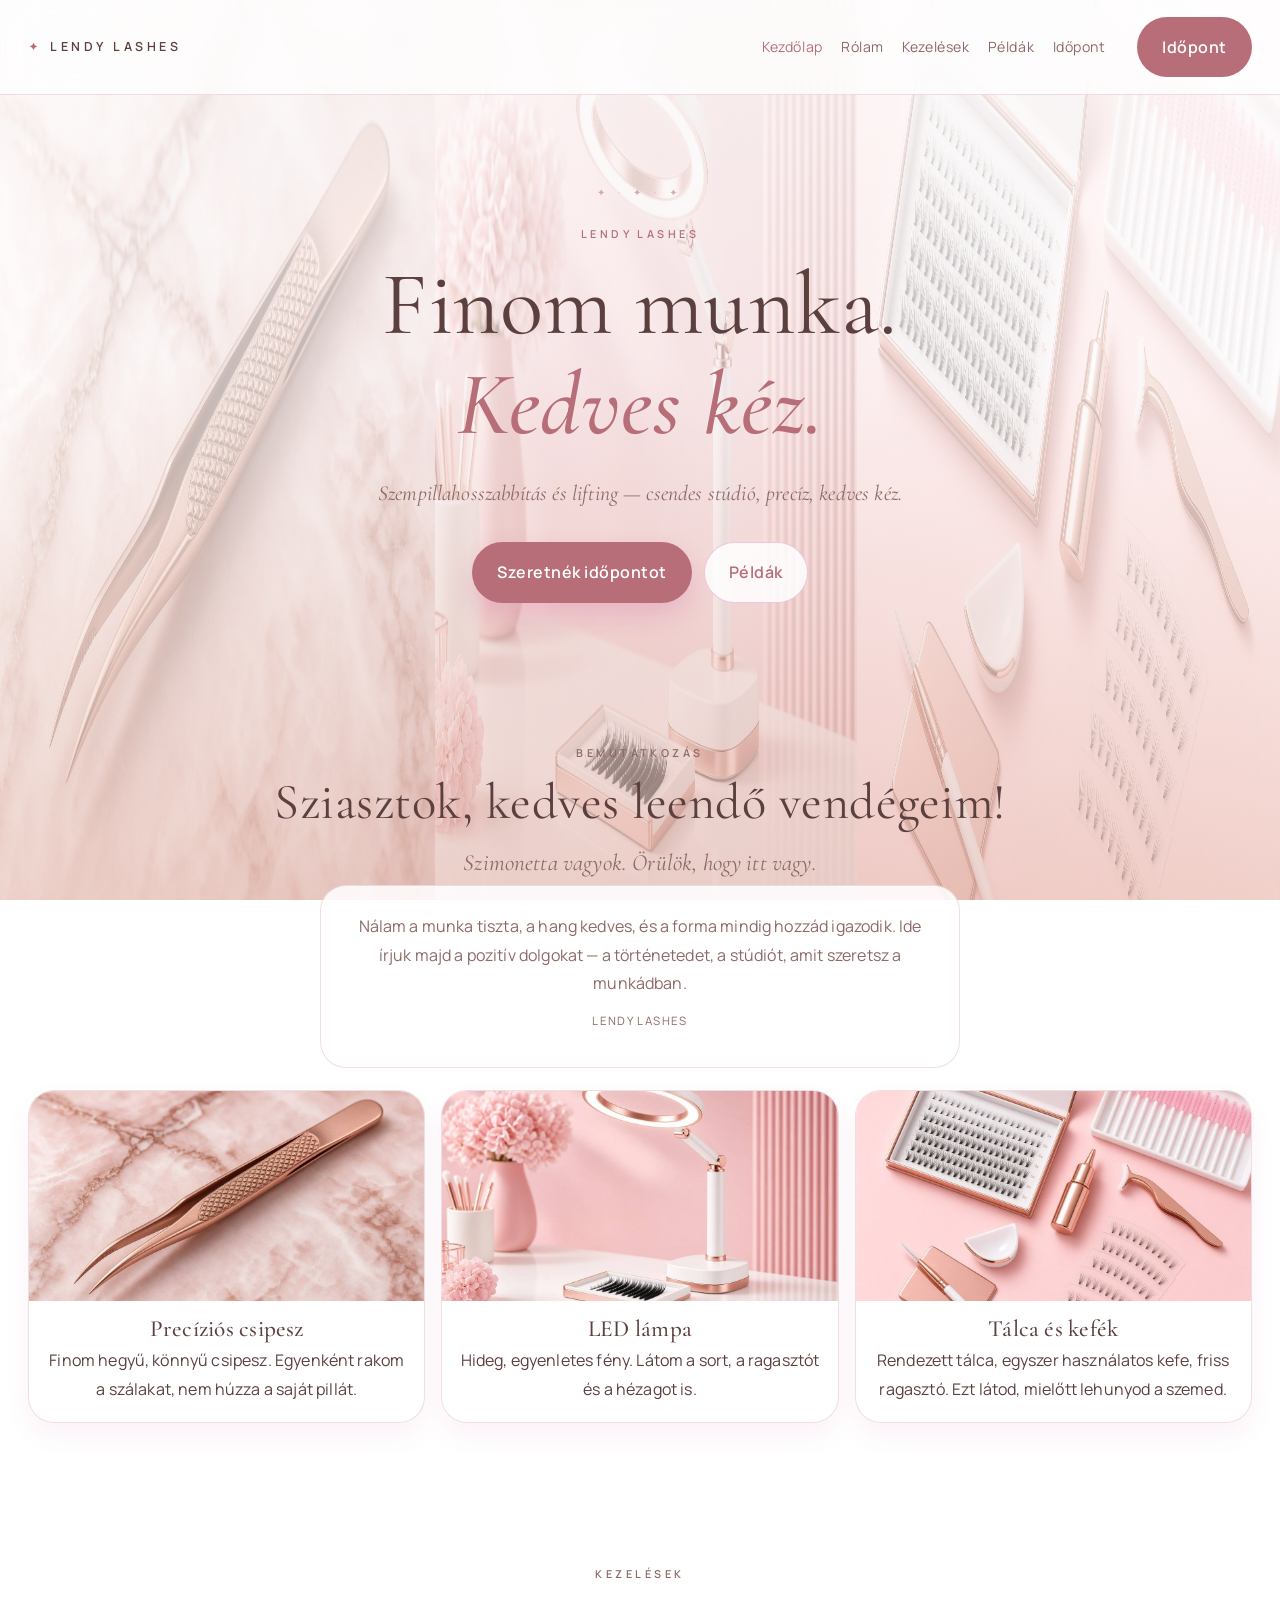
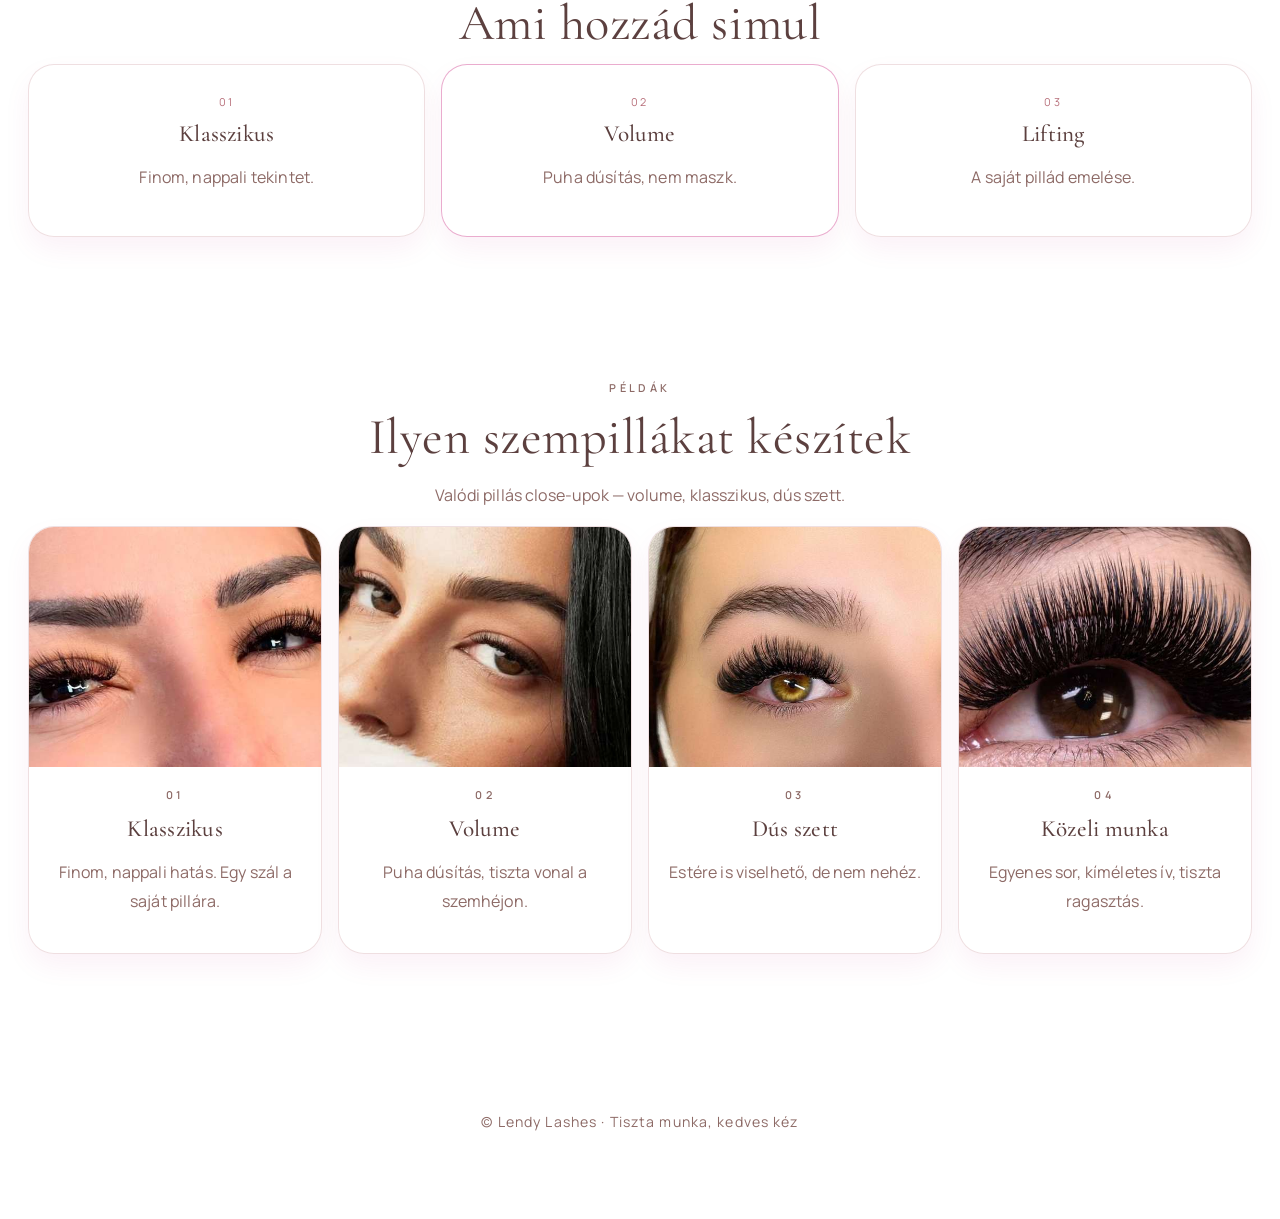
<file: index.html>
<!DOCTYPE html>
<html lang="hu">
<head>
<meta charset="UTF-8" />
<meta name="viewport" content="width=device-width, initial-scale=1.0" />
<title>Lendy Lashes · Szempillázás</title>
<link href="https://fonts.googleapis.com/css2?family=Cormorant+Garamond:ital,wght@0,400;0,500;1,400;1,500&family=Manrope:wght@400;500;600&display=swap" rel="stylesheet" />
<link rel="stylesheet" href="styles.css" />
</head>
<body>
<div class="space" aria-hidden="true"></div>
<header class="site-header">
  <a class="logo" href="index.html"><span class="logo-mark">✦</span><span class="logo-text">Lendy Lashes</span></a>
  <nav class="nav">
    <a href="index.html" class="is-active">Kezdőlap</a>
    <a href="#rolam">Rólam</a>
    <a href="#kezelesek">Kezelések</a>
    <a href="#munkaink">Példák</a>
    <a href="https://foglalo-prototipus.tamasits-mor237.chatgpt.site/foglalas/f-62758eb1" target="_blank" rel="noopener">Időpont</a>
  </nav>
  <a class="btn btn-small" href="https://foglalo-prototipus.tamasits-mor237.chatgpt.site/foglalas/f-62758eb1" target="_blank" rel="noopener">Időpont</a>
</header>
<main>
<section class="hero">
  <p class="eyebrow">Lendy Lashes</p>
  <h1>Finom munka.<br /><em>Kedves kéz.</em></h1>
  <p class="lede">Szempillahosszabbítás és lifting — csendes stúdió, precíz, kedves kéz.</p>
  <div class="hero-actions">
    <a class="btn btn-primary" href="https://foglalo-prototipus.tamasits-mor237.chatgpt.site/foglalas/f-62758eb1" target="_blank" rel="noopener">Szeretnék időpontot</a>
    <a class="btn btn-ghost" href="#munkaink">Példák</a>
  </div>
</section>
<section class="section" id="rolam">
  <div class="section-head">
    <p class="eyebrow">Bemutatkozás</p>
    <h2>Sziasztok, kedves leendő vendégeim!</h2>
    <p class="intro">Szimonetta vagyok. Örülök, hogy itt vagy.</p>
  </div>
  <div class="intro-box">
    <p>Nálam a munka tiszta, a hang kedves, és a forma mindig hozzád igazodik. Ide írjuk majd a pozitív dolgokat — a történetedet, a stúdiót, amit szeretsz a munkádban.</p>
    <p class="company-slot">Lendy Lashes</p>
  </div>
  <div class="tool-grid">
    <article class="tool">
      <div class="tool-visual tool-a" aria-hidden="true"></div>
      <h3>Precíziós csipesz</h3>
      <p>Finom hegyű, könnyű csipesz. Egyenként rakom a szálakat, nem húzza a saját pillát.</p>
    </article>
    <article class="tool">
      <div class="tool-visual tool-b" aria-hidden="true"></div>
      <h3>LED lámpa</h3>
      <p>Hideg, egyenletes fény. Látom a sort, a ragasztót és a hézagot is.</p>
    </article>
    <article class="tool">
      <div class="tool-visual tool-c" aria-hidden="true"></div>
      <h3>Tálca és kefék</h3>
      <p>Rendezett tálca, egyszer használatos kefe, friss ragasztó. Ezt látod, mielőtt lehunyod a szemed.</p>
    </article>
  </div>
</section>
<section class="section" id="kezelesek">
  <div class="section-head"><p class="eyebrow">Kezelések</p><h2>Ami hozzád simul</h2></div>
  <div class="grid-3">
    <article class="card feature"><span class="icon">01</span><h3>Klasszikus</h3><p>Finom, nappali tekintet.</p></article>
    <article class="card feature featured"><span class="icon">02</span><h3>Volume</h3><p>Puha dúsítás, nem maszk.</p></article>
    <article class="card feature"><span class="icon">03</span><h3>Lifting</h3><p>A saját pillád emelése.</p></article>
  </div>
</section>
<section class="section" id="munkaink">
  <div class="section-head"><p class="eyebrow">Példák</p><h2>Ilyen szempillákat készítek</h2><p>Valódi pillás close-upok — volume, klasszikus, dús szett.</p></div>
  <div class="work-grid">
    <article class="work">
      <img src="[data-uri]" alt="Klasszikus szempilla példa" />
      <div>
        <p class="eyebrow">01</p>
        <h3>Klasszikus</h3>
        <p>Finom, nappali hatás. Egy szál a saját pillára.</p>
      </div>
    </article>
    <article class="work">
      <img src="[data-uri]" alt="Volume szempilla példa" />
      <div>
        <p class="eyebrow">02</p>
        <h3>Volume</h3>
        <p>Puha dúsítás, tiszta vonal a szemhéjon.</p>
      </div>
    </article>
    <article class="work">
      <img src="[data-uri]" alt="Dús szett szempilla példa" />
      <div>
        <p class="eyebrow">03</p>
        <h3>Dús szett</h3>
        <p>Estére is viselhető, de nem nehéz.</p>
      </div>
    </article>
    <article class="work">
      <img src="[data-uri]" alt="Közeli munka szempilla példa" />
      <div>
        <p class="eyebrow">04</p>
        <h3>Közeli munka</h3>
        <p>Egyenes sor, kíméletes ív, tiszta ragasztás.</p>
      </div>
    </article>
  </div>
</section>

</main>
<footer class="site-footer"><p>© Lendy Lashes · Tiszta munka, kedves kéz</p></footer>
<script src="script.js"></script>
</body>
</html>
</file>
<file: styles.css>
:root {
  --bg: #fffdfc;
  --text: #5c403f;
  --muted: #8d6a66;
  --accent: #b76e79;
  --gold: #e8c4b8;
  --line: rgba(183, 110, 121, 0.22);
  --radius: 26px;
  --max: none;
}

*,
*::before,
*::after { box-sizing: border-box; }

html { scroll-behavior: smooth; }

body {
  margin: 0;
  font-family: "Manrope", system-ui, sans-serif;
  background: #fff;
  color: var(--text);
  line-height: 1.8;
  letter-spacing: 0.01em;
  text-align: center;
}

body::before,
body::after { content: none; }

.space {
  position: fixed;
  inset: 0;
  z-index: 0;
  background:
    linear-gradient(180deg, rgba(255,255,255,.82) 0%, rgba(255,255,255,.62) 42%, rgba(232,196,184,.55) 100%),
    linear-gradient(90deg, rgba(255,255,255,.35), rgba(183,110,121,.18), rgba(255,255,255,.35)),
    url("img/eszkoz-csipesz.jpg") left center / 34% 100% no-repeat,
    url("img/eszkoz-lampa.jpg") center center / 34% 100% no-repeat,
    url("img/eszkoz-talca.jpg") right center / 34% 100% no-repeat,
    #fff;
}

.site-header,
main,
.site-footer { position: relative; z-index: 1; }

.site-header {
  display: flex;
  align-items: center;
  justify-content: space-between;
  gap: 1rem;
  width: 100%;
  padding: 1.05rem 2.2vw;
  background: rgba(255,255,255,.72);
  backdrop-filter: blur(16px);
  border-bottom: 1px solid var(--line);
  text-align: left;
}

.logo {
  display: flex;
  align-items: center;
  gap: .5rem;
  color: var(--text);
  text-decoration: none;
  font-weight: 600;
  letter-spacing: .28em;
  text-transform: uppercase;
  font-size: .78rem;
}
.logo-mark { color: var(--accent); }

.nav {
  display: flex;
  gap: 1.15rem;
  margin-left: auto;
  margin-right: 1rem;
  flex-wrap: wrap;
}
.nav a {
  color: var(--muted);
  text-decoration: none;
  font-size: .88rem;
  letter-spacing: .04em;
}
.nav a.is-active,
.nav a:hover { color: var(--accent); }

.btn-small {
  padding: .5rem 1.05rem;
  background: var(--accent);
  color: #fff;
  border-radius: 999px;
  text-decoration: none;
  font-weight: 600;
  letter-spacing: .04em;
}

.hero,
.section,
.site-footer {
  max-width: none;
  width: 100%;
  margin: 0;
  padding: 4.4rem 2.2vw;
}

.lede,
.section-head p,
.work p,
.card p {
  color: var(--muted);
  max-width: 36rem;
  margin-left: auto;
  margin-right: auto;
}

.hero { padding-top: 5.6rem; }

.hero::before {
  content: "✦   ·   ✦   ·   ✦";
  display: block;
  letter-spacing: .55em;
  color: var(--accent);
  opacity: .55;
  font-size: .62rem;
  margin-bottom: 1.35rem;
}

.eyebrow {
  color: var(--accent);
  text-transform: uppercase;
  letter-spacing: .32em;
  font-size: .68rem;
  font-weight: 600;
  margin: 0 0 .7rem;
}

h1, h2, h3 {
  font-family: "Cormorant Garamond", "Newsreader", Georgia, serif;
  font-weight: 500;
  line-height: 1.12;
  letter-spacing: 0.01em;
}

h1 {
  font-size: clamp(3rem, 8vw, 5.6rem);
  margin: .2rem auto 1rem;
  font-weight: 400;
}

h1 em {
  font-style: italic;
  color: var(--accent);
  font-weight: 500;
}

h2 {
  font-size: clamp(2rem, 4.5vw, 3.15rem);
  margin: .2rem auto .8rem;
  font-weight: 400;
}

h3 {
  font-size: 1.45rem;
  margin: .15rem 0 .45rem;
}

.lede {
  color: var(--muted);
  max-width: 38rem;
  margin-left: auto;
  margin-right: auto;
  font-style: italic;
  font-family: "Cormorant Garamond", Georgia, serif;
  font-size: 1.35rem;
  line-height: 1.55;
}

.section-head p,
.work p,
.card p {
  color: var(--muted);
  max-width: 34rem;
  margin-left: auto;
  margin-right: auto;
}

.hero-actions {
  display: flex;
  gap: .75rem;
  flex-wrap: wrap;
  margin-top: 2rem;
  justify-content: center;
}

.btn {
  display: inline-flex;
  align-items: center;
  justify-content: center;
  padding: .92rem 1.5rem;
  border-radius: 999px;
  text-decoration: none;
  border: 1px solid transparent;
  font: inherit;
  font-weight: 600;
  letter-spacing: .03em;
}

.btn-primary {
  background: var(--accent);
  color: #fff;
  box-shadow: 0 12px 28px rgba(195,18,116,.16);
}

.btn-ghost {
  border-color: rgba(195,18,116,.22);
  color: var(--accent);
  background: rgba(255,255,255,.85);
}

.intro {
  font-family: "Cormorant Garamond", Georgia, serif;
  font-style: italic;
  font-size: 1.45rem;
  color: var(--text);
  max-width: 34rem;
  margin: .4rem auto 0;
}

.intro-box {
  max-width: 640px;
  margin: 0 auto;
  background: rgba(255,255,255,.86);
  border: 1px solid var(--line);
  border-radius: var(--radius);
  padding: 1.6rem 1.5rem 1.4rem;
}

.intro-box p {
  color: var(--muted);
  margin: 0 auto .8rem;
}

.company-slot {
  margin: .4rem 0 0;
  letter-spacing: .12em;
  text-transform: uppercase;
  font-size: .72rem;
  color: var(--accent);
}

.tool-grid {
  display: grid;
  grid-template-columns: repeat(3, 1fr);
  gap: 1rem;
  margin-top: 1.4rem;
}

.tool {
  background: rgba(255,255,255,.9);
  border: 1px solid var(--line);
  border-radius: var(--radius);
  overflow: hidden;
  box-shadow: 0 12px 28px rgba(195,18,116,.06);
}

.tool-visual {
  height: 210px;
  background-size: cover;
  background-position: center;
}

.tool-a { background: url("img/eszkoz-csipesz.jpg") center / cover no-repeat; }
.tool-b { background: url("img/eszkoz-lampa.jpg") center / cover no-repeat; }
.tool-c { background: url("img/eszkoz-talca.jpg") center / cover no-repeat; }

.tool h3 { margin: .9rem 1rem .3rem; }
.tool p { margin: 0 1rem 1.15rem; }

@media (max-width: 900px) {
  .nav { display: none; }
  .grid-2,
  .grid-3,
  .work-grid,
  .tool-grid { grid-template-columns: 1fr; }
}

.grid-2,
.grid-3,
.work-grid {
  display: grid;
  gap: 1rem;
  text-align: center;
}
.grid-2, .work-grid { grid-template-columns: 1fr 1fr; }
.grid-3 { grid-template-columns: repeat(3, 1fr); }

@media (min-width: 800px) {
  .work-grid { grid-template-columns: repeat(4, 1fr); }
  .work img { height: 300px; }
  .grid-2 { grid-template-columns: 1fr 1fr; }
  .grid-3 { grid-template-columns: repeat(3, 1fr); }
}

.card,
.work {
  background: rgba(255,255,255,.86);
  border: 1px solid var(--line);
  border-radius: var(--radius);
  overflow: hidden;
  box-shadow: 0 12px 28px rgba(195,18,116,.06);
}

.card { padding: 1.7rem 1.4rem 1.8rem; }

.work img {
  width: 100%;
  height: 240px;
  object-fit: cover;
  display: block;
}

.work div { padding: 1.15rem 1.15rem 1.35rem; }

.featured { border-color: rgba(195,18,116,.35); }

.feature .icon {
  display: block;
  color: var(--accent);
  font-size: .68rem;
  letter-spacing: .22em;
  margin-bottom: .55rem;
}

.site-footer {
  color: var(--muted);
  letter-spacing: .08em;
  font-size: .88rem;
}

@media (max-width: 900px) {
  .nav { display: none; }
  .grid-2,
  .grid-3,
  .work-grid { grid-template-columns: 1fr; }
}
</file>
